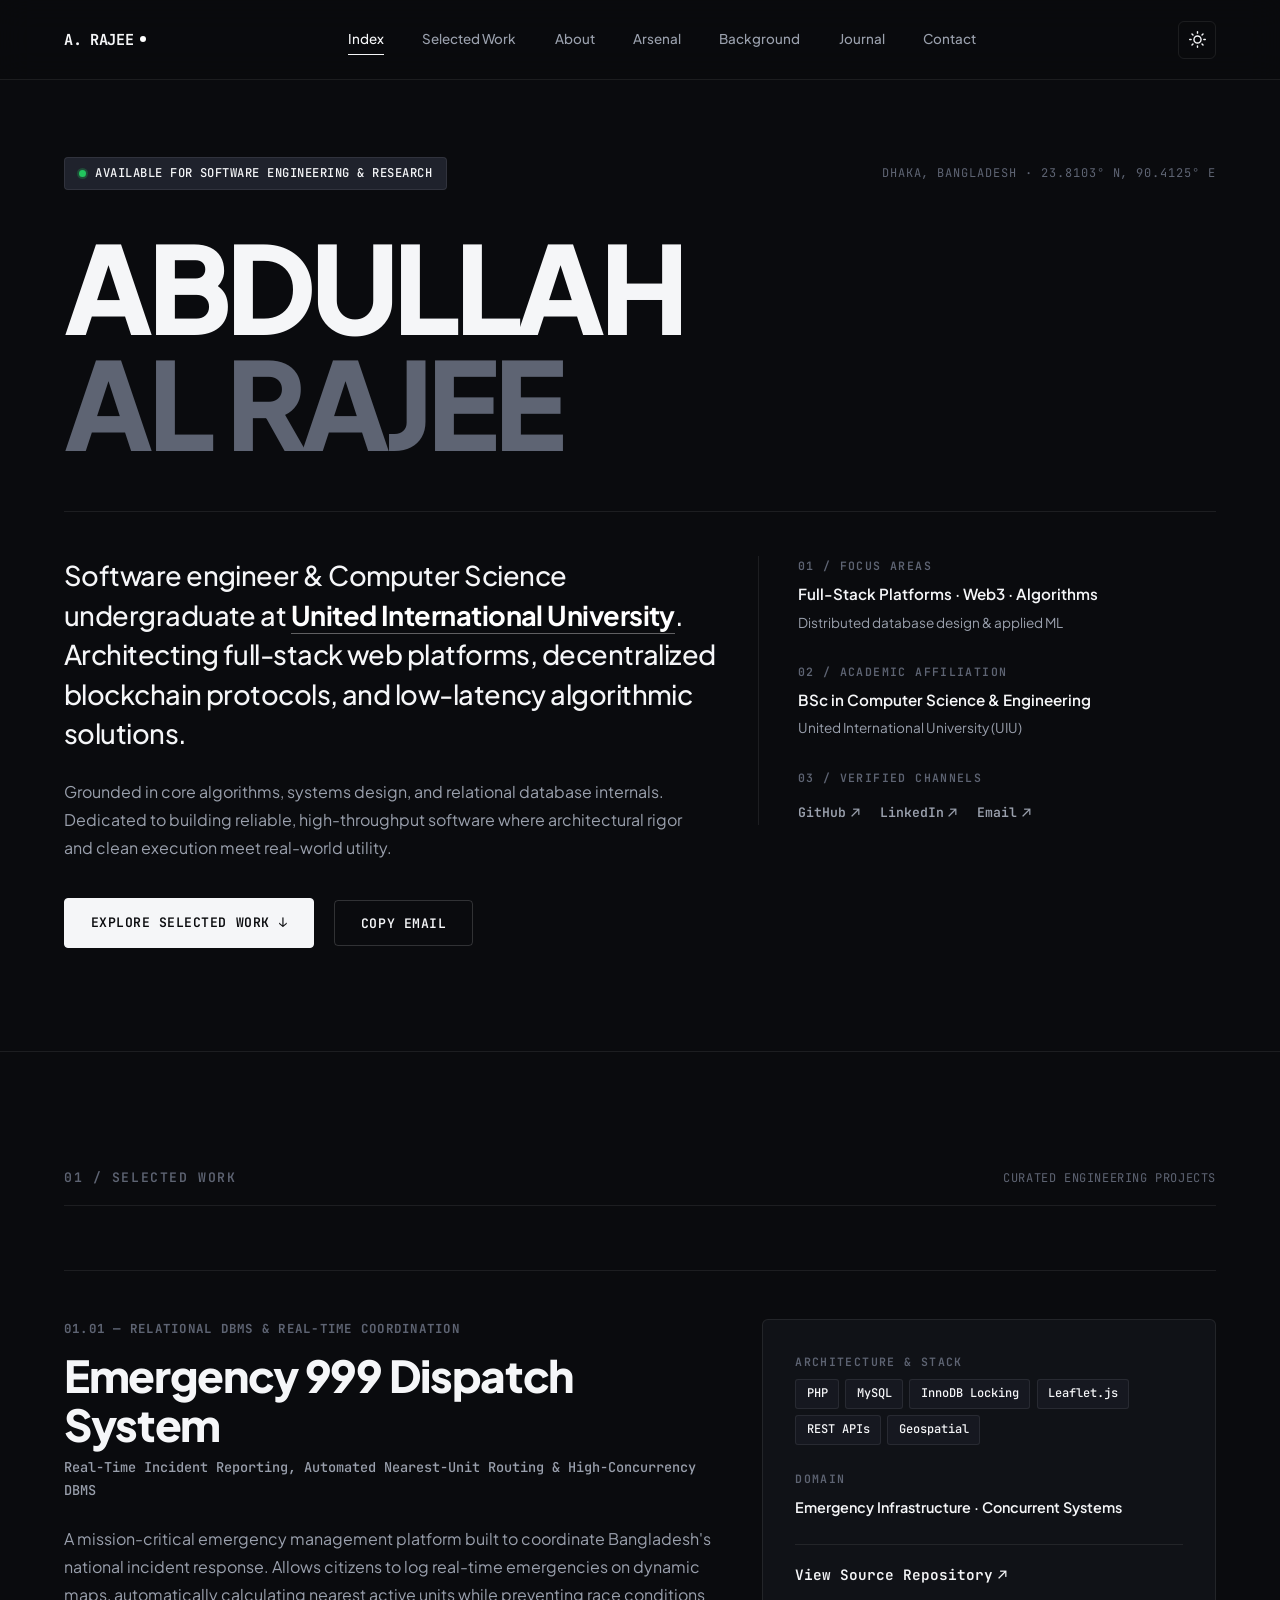
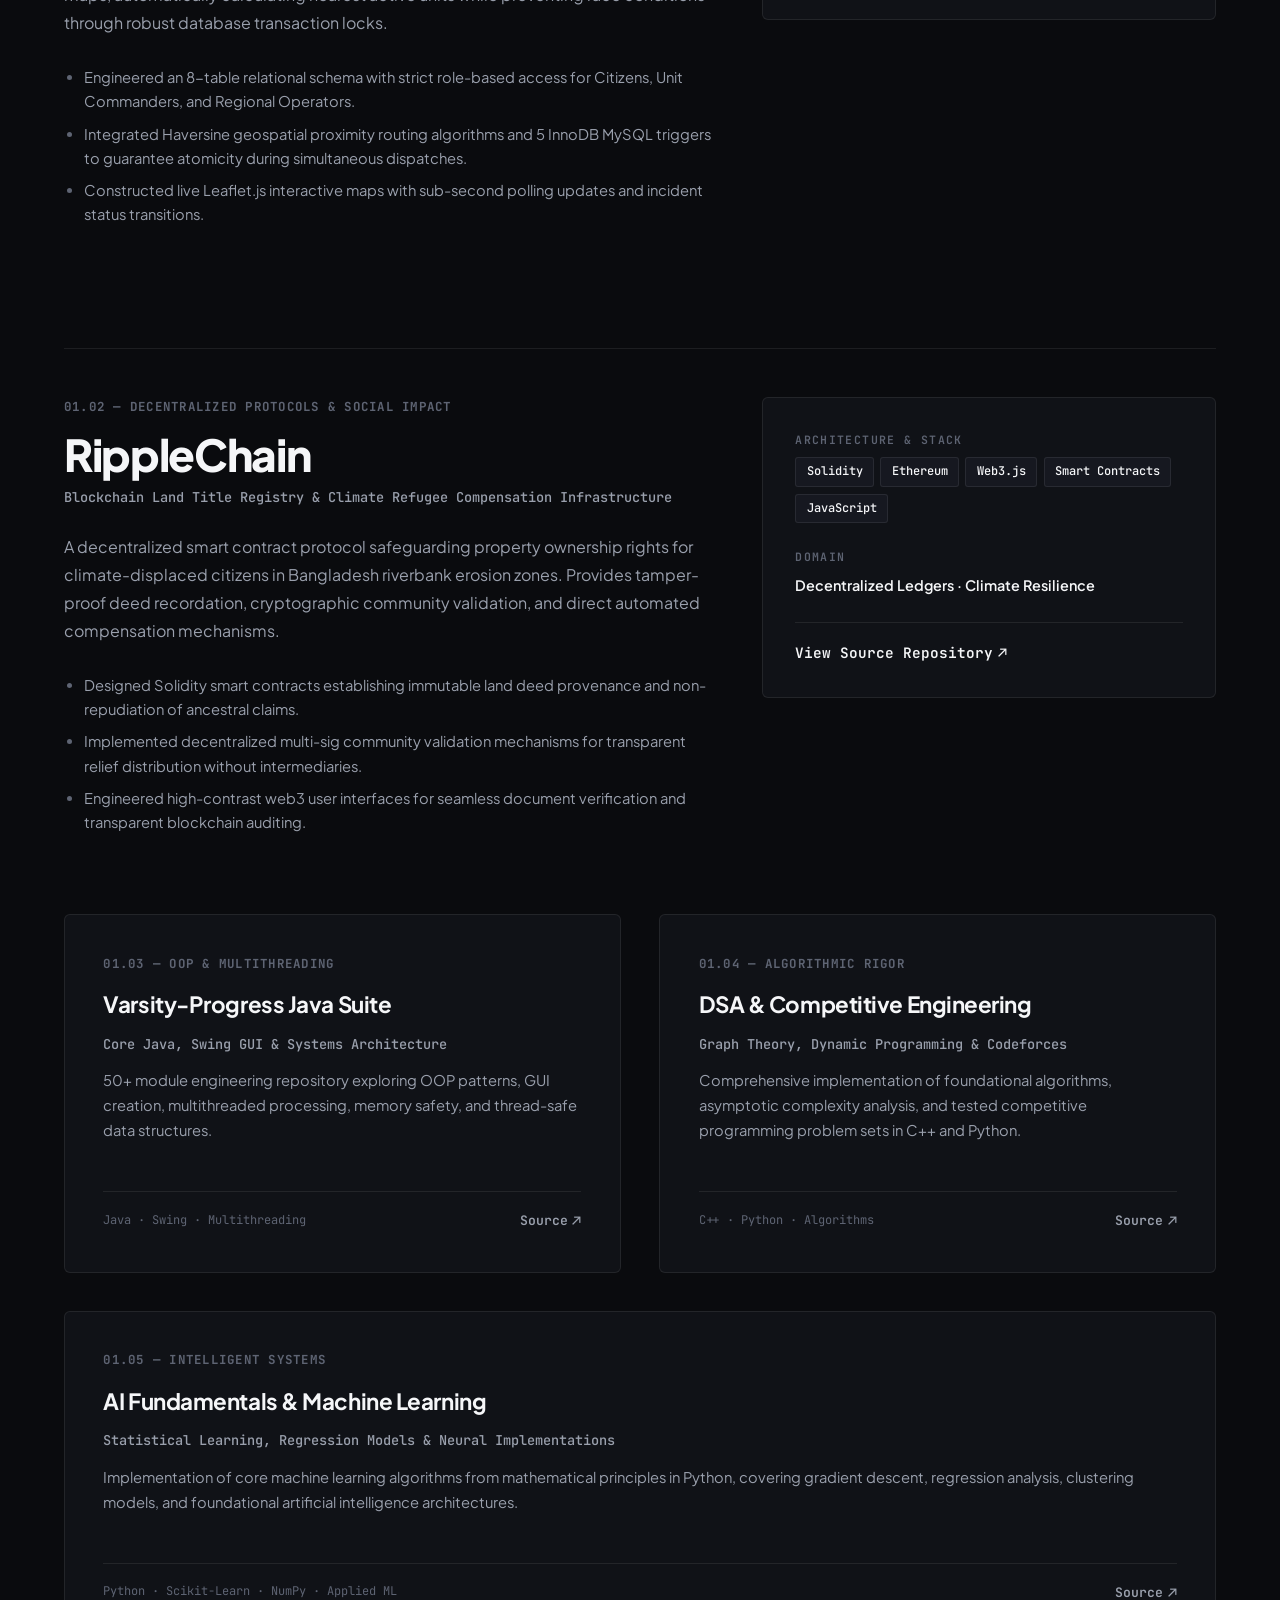
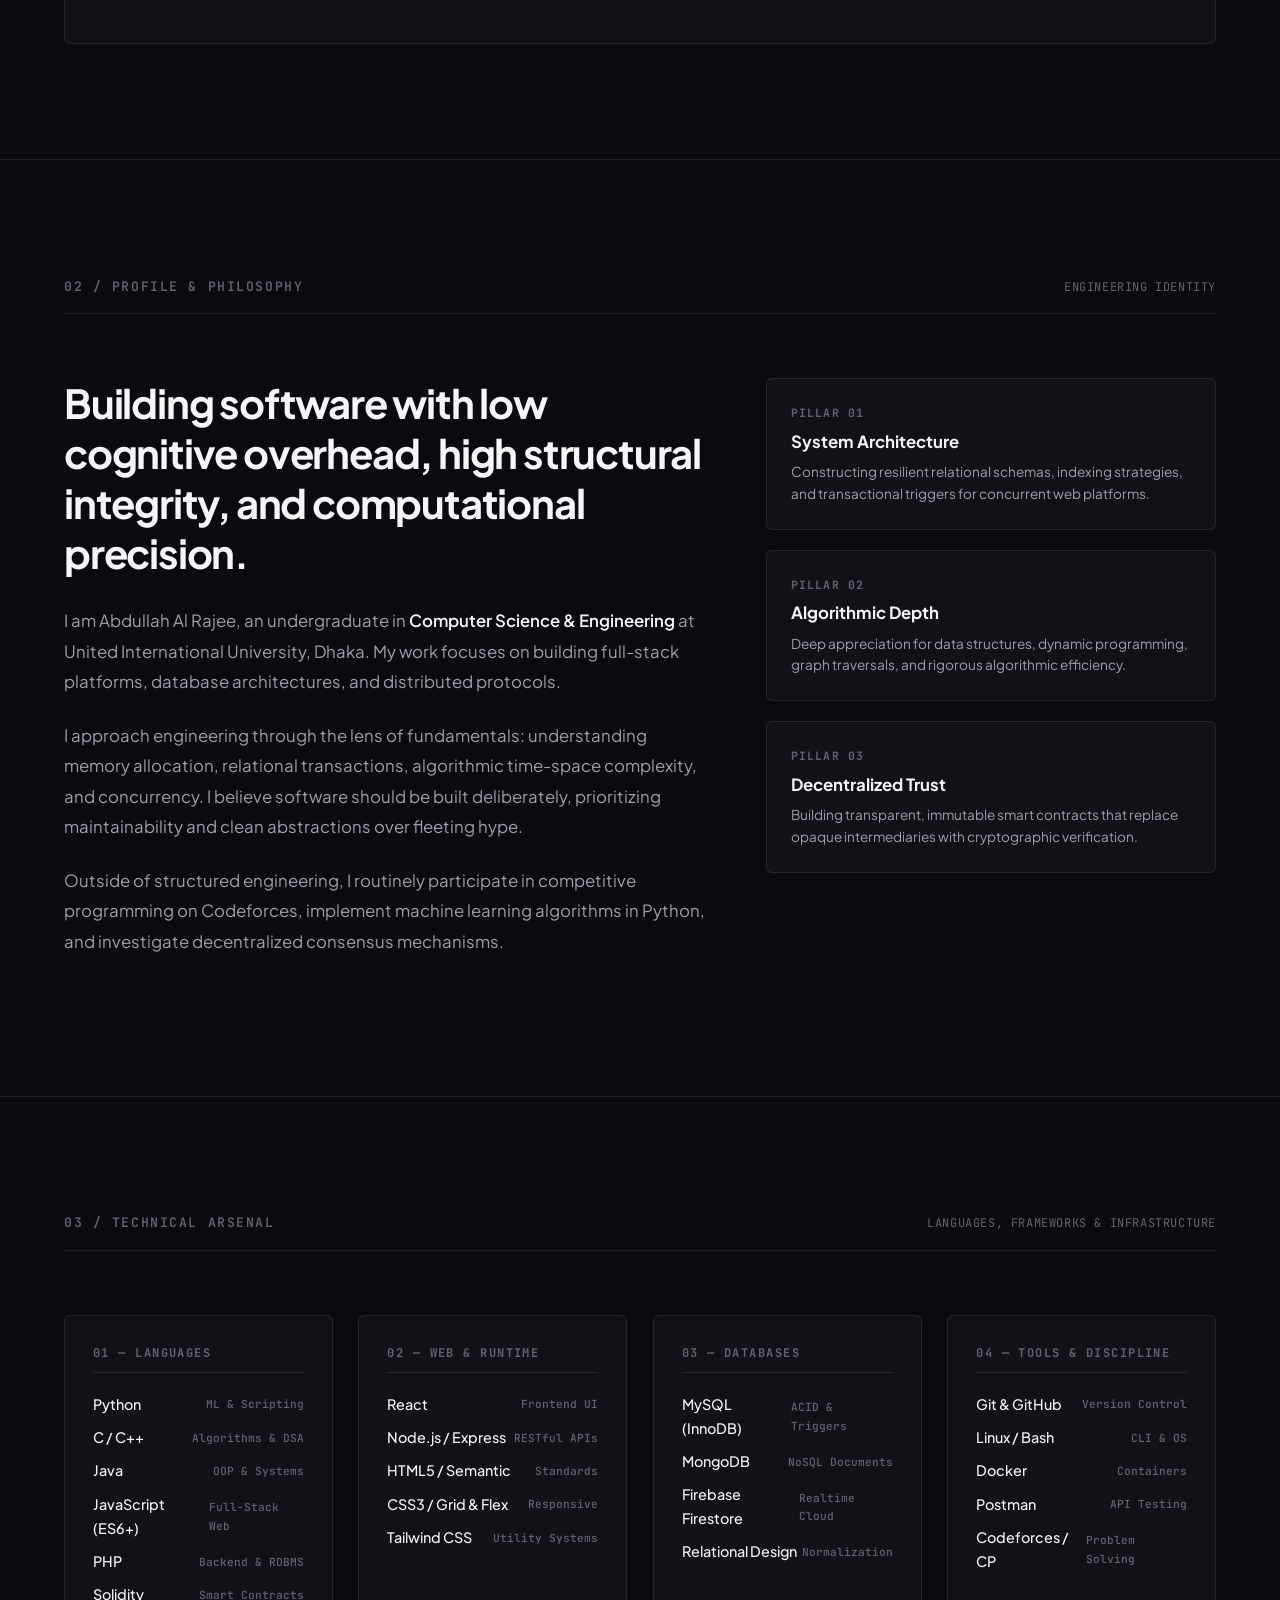
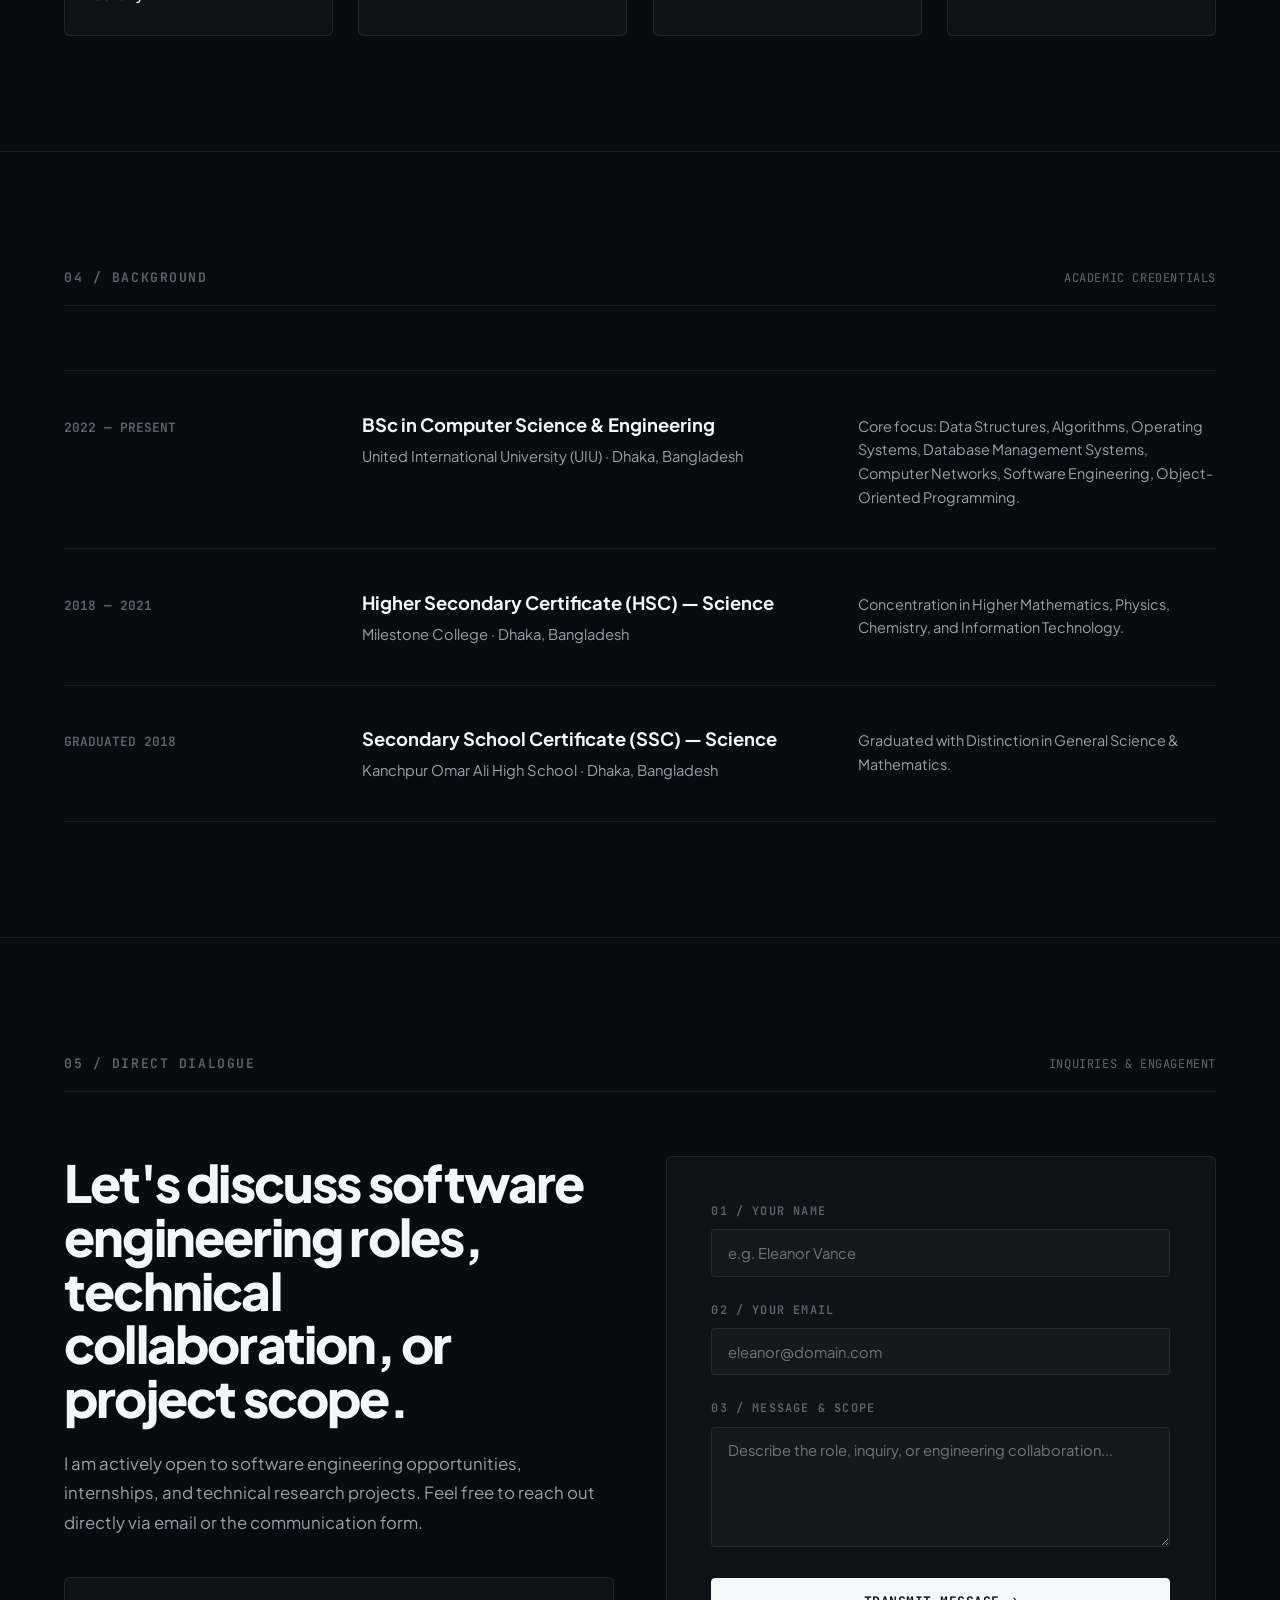
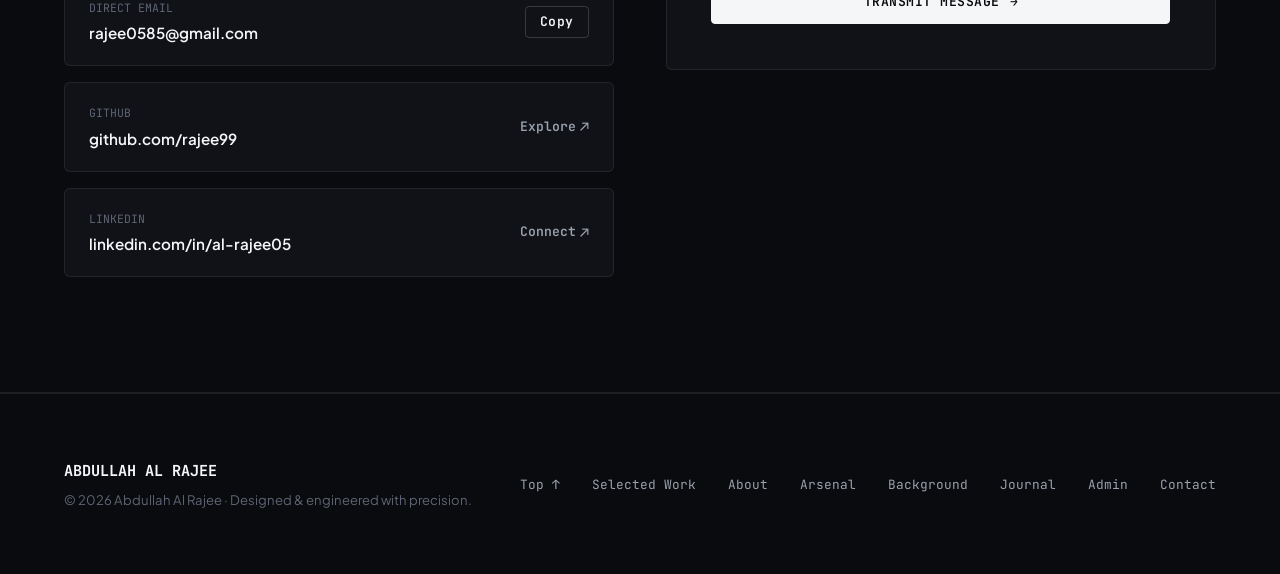
<file: index.html>
<!DOCTYPE html>
<html lang="en" data-theme="dark">
<head>
  <meta charset="UTF-8" />
  <meta name="viewport" content="width=device-width, initial-scale=1.0" />
  <title>Abdullah Al Rajee — Personal Digital Identity</title>
  <meta name="description" content="Personal digital identity of Abdullah Al Rajee — Software Engineer & CS undergraduate at United International University (UIU), Dhaka." />
  <meta property="og:title" content="Abdullah Al Rajee — Software Engineer" />
  <meta property="og:description" content="Software Engineer & CS undergraduate building full-stack platforms, blockchain protocols, and algorithmic systems." />
  <meta property="og:url" content="https://rajee99.github.io" />
  <meta name="theme-color" content="#0a0b0e" />
  <link rel="icon" href="data:image/svg+xml,<svg xmlns='http://www.w3.org/2000/svg' viewBox='0 0 100 100'><text y='.9em' font-size='90'>✦</text></svg>" />
  <link rel="preconnect" href="https://fonts.googleapis.com" />
  <link rel="preconnect" href="https://fonts.gstatic.com" crossorigin />
  <link href="https://fonts.googleapis.com/css2?family=Plus+Jakarta+Sans:ital,wght@0,400;0,500;0,600;0,700;0,800;1,400;1,600&family=JetBrains+Mono:wght@400;500;600;700&display=swap" rel="stylesheet" />
  <link rel="stylesheet" href="style.css" />
</head>
<body>

  <!-- ── 1. GLOBAL HEADER ────────────────────────────────────────────────── -->
  <header id="header">
    <div class="header-inner">
      <a href="#hero" class="brand-monogram">
        <span>A. RAJEE</span>
        <span class="brand-dot"></span>
      </a>

      <nav class="nav-links" id="nav-links" aria-label="Main Navigation">
        <a href="#hero" class="nav-link">Index</a>
        <a href="#works" class="nav-link">Selected Work</a>
        <a href="#about" class="nav-link">About</a>
        <a href="#arsenal" class="nav-link">Arsenal</a>
        <a href="#education" class="nav-link">Background</a>
        <a href="blog.html" class="nav-link">Journal</a>
        <a href="#contact" class="nav-link">Contact</a>
      </nav>

      <div class="header-actions">
        <button id="theme-toggle-btn" class="theme-toggle-button" aria-label="Toggle Light/Dark Theme" title="Toggle Display Mode">
          <svg id="sun-icon" viewBox="0 0 24 24" fill="none" stroke="currentColor" stroke-width="2" stroke-linecap="round" stroke-linejoin="round">
            <circle cx="12" cy="12" r="5"></circle>
            <line x1="12" y1="1" x2="12" y2="3"></line>
            <line x1="12" y1="21" x2="12" y2="23"></line>
            <line x1="4.22" y1="4.22" x2="5.64" y2="5.64"></line>
            <line x1="18.36" y1="18.36" x2="19.78" y2="19.78"></line>
            <line x1="1" y1="12" x2="3" y2="12"></line>
            <line x1="21" y1="12" x2="23" y2="12"></line>
            <line x1="4.22" y1="19.78" x2="5.64" y2="18.36"></line>
            <line x1="18.36" y1="5.64" x2="19.78" y2="4.22"></line>
          </svg>
          <svg id="moon-icon" style="display:none;" viewBox="0 0 24 24" fill="none" stroke="currentColor" stroke-width="2" stroke-linecap="round" stroke-linejoin="round">
            <path d="M21 12.79A9 9 0 1 1 11.21 3 7 7 0 0 0 21 12.79z"></path>
          </svg>
        </button>

        <button class="mobile-menu-trigger" id="mobile-menu-trigger" aria-label="Toggle Navigation Menu">
          <span></span><span></span><span></span>
        </button>
      </div>
    </div>
  </header>

  <!-- ── 2. HERO SECTION — HIGH IMPACT EDITORIAL ──────────────────────────── -->
  <section id="hero" class="editorial-section">
    <div class="site-wrapper">
      
      <!-- Top Eyebrow Meta -->
      <div class="hero-meta-header reveal-entry">
        <div class="availability-tag">
          <span class="live-pulse-dot"></span>
          <span>AVAILABLE FOR SOFTWARE ENGINEERING &amp; RESEARCH</span>
        </div>
        <div class="hero-coordinates">
          <span>DHAKA, BANGLADESH · 23.8103° N, 90.4125° E</span>
        </div>
      </div>

      <!-- Dominant Editorial Headline -->
      <h1 class="hero-name-headline reveal-entry" style="transition-delay: 0.08s;">
        <span class="name-row">ABDULLAH</span>
        <span class="name-row name-muted">AL RAJEE</span>
      </h1>

      <!-- 12-Column Hero Structure -->
      <div class="hero-editorial-grid reveal-entry" style="transition-delay: 0.15s;">
        
        <!-- Left: Core Positioning Narrative -->
        <div class="hero-positioning-block">
          <p class="positioning-statement">
            Software engineer &amp; Computer Science undergraduate at <strong>United International University</strong>. Architecting full-stack web platforms, decentralized blockchain protocols, and low-latency algorithmic solutions.
          </p>
          <p class="positioning-bio">
            Grounded in core algorithms, systems design, and relational database internals. Dedicated to building reliable, high-throughput software where architectural rigor and clean execution meet real-world utility.
          </p>
          <div class="hero-action-cluster">
            <a href="#works" class="btn-editorial btn-solid">
              <span>EXPLORE SELECTED WORK</span>
              <span>↓</span>
            </a>
            <button class="btn-editorial btn-outline" id="hero-quick-copy" data-copy="rajee0585@gmail.com">
              <span>COPY EMAIL</span>
            </button>
          </div>
        </div>

        <!-- Right: Technical Metadata & Understated Links -->
        <div class="hero-metadata-column">
          <div class="meta-item">
            <span class="meta-item-label">01 / Focus Areas</span>
            <span class="meta-item-value">Full-Stack Platforms · Web3 · Algorithms</span>
            <span class="meta-item-sub">Distributed database design &amp; applied ML</span>
          </div>

          <div class="meta-item">
            <span class="meta-item-label">02 / Academic Affiliation</span>
            <span class="meta-item-value">BSc in Computer Science &amp; Engineering</span>
            <span class="meta-item-sub">United International University (UIU)</span>
          </div>

          <div class="meta-item">
            <span class="meta-item-label">03 / Verified Channels</span>
            <div class="meta-links-row">
              <a href="https://github.com/rajee99" target="_blank" rel="noopener" class="editorial-text-link">
                <span>GitHub</span>
                <span class="arrow-glyph">↗</span>
              </a>
              <a href="https://linkedin.com/in/al-rajee05" target="_blank" rel="noopener" class="editorial-text-link">
                <span>LinkedIn</span>
                <span class="arrow-glyph">↗</span>
              </a>
              <a href="mailto:rajee0585@gmail.com" class="editorial-text-link">
                <span>Email</span>
                <span class="arrow-glyph">↗</span>
              </a>
            </div>
          </div>
        </div>

      </div>

    </div>
  </section>

  <!-- ── 3. SELECTED WORK — CURATED ART-DIRECTED CASE STUDIES ──────────────── -->
  <section id="works" class="editorial-section">
    <div class="site-wrapper">
      
      <div class="section-label-bar">
        <span class="section-index">01 / SELECTED WORK</span>
        <span class="section-caption">CURATED ENGINEERING PROJECTS</span>
      </div>

      <div class="works-container">

        <!-- FEATURED 01: EMERGENCY 999 -->
        <article class="project-feature reveal-entry" id="work-emergency">
          <div class="project-narrative-col">
            <span class="project-num-badge">01.01 — RELATIONAL DBMS &amp; REAL-TIME COORDINATION</span>
            <h2 class="project-headline-title">Emergency 999 Dispatch System</h2>
            <p class="project-editorial-category">Real-Time Incident Reporting, Automated Nearest-Unit Routing &amp; High-Concurrency DBMS</p>
            <p class="project-synopsis">
              A mission-critical emergency management platform built to coordinate Bangladesh's national incident response. Allows citizens to log real-time emergencies on dynamic maps, automatically calculating nearest active units while preventing race conditions through robust database transaction locks.
            </p>
            <ul class="project-architectural-points">
              <li>Engineered an 8-table relational schema with strict role-based access for Citizens, Unit Commanders, and Regional Operators.</li>
              <li>Integrated Haversine geospatial proximity routing algorithms and 5 InnoDB MySQL triggers to guarantee atomicity during simultaneous dispatches.</li>
              <li>Constructed live Leaflet.js interactive maps with sub-second polling updates and incident status transitions.</li>
            </ul>
          </div>

          <div class="project-metadata-col">
            <div class="tech-spec-group">
              <span class="tech-spec-label">Architecture &amp; Stack</span>
              <div class="tech-stack-pills">
                <span class="editorial-tech-tag">PHP</span>
                <span class="editorial-tech-tag">MySQL</span>
                <span class="editorial-tech-tag">InnoDB Locking</span>
                <span class="editorial-tech-tag">Leaflet.js</span>
                <span class="editorial-tech-tag">REST APIs</span>
                <span class="editorial-tech-tag">Geospatial</span>
              </div>
            </div>

            <div class="tech-spec-group">
              <span class="tech-spec-label">Domain</span>
              <span style="font-size:0.9rem; color:var(--text-primary); font-weight:600;">Emergency Infrastructure · Concurrent Systems</span>
            </div>

            <div class="project-external-action">
              <a href="https://github.com/rajee99/bettu999" target="_blank" rel="noopener" class="editorial-text-link" style="font-size:0.9rem; color:var(--text-primary);">
                <span>View Source Repository</span>
                <span class="arrow-glyph">↗</span>
              </a>
            </div>
          </div>
        </article>

        <!-- FEATURED 02: RIPPLECHAIN -->
        <article class="project-feature reveal-entry" id="work-ripplechain">
          <div class="project-narrative-col">
            <span class="project-num-badge">01.02 — DECENTRALIZED PROTOCOLS &amp; SOCIAL IMPACT</span>
            <h2 class="project-headline-title">RippleChain</h2>
            <p class="project-editorial-category">Blockchain Land Title Registry &amp; Climate Refugee Compensation Infrastructure</p>
            <p class="project-synopsis">
              A decentralized smart contract protocol safeguarding property ownership rights for climate-displaced citizens in Bangladesh riverbank erosion zones. Provides tamper-proof deed recordation, cryptographic community validation, and direct automated compensation mechanisms.
            </p>
            <ul class="project-architectural-points">
              <li>Designed Solidity smart contracts establishing immutable land deed provenance and non-repudiation of ancestral claims.</li>
              <li>Implemented decentralized multi-sig community validation mechanisms for transparent relief distribution without intermediaries.</li>
              <li>Engineered high-contrast web3 user interfaces for seamless document verification and transparent blockchain auditing.</li>
            </ul>
          </div>

          <div class="project-metadata-col">
            <div class="tech-spec-group">
              <span class="tech-spec-label">Architecture &amp; Stack</span>
              <div class="tech-stack-pills">
                <span class="editorial-tech-tag">Solidity</span>
                <span class="editorial-tech-tag">Ethereum</span>
                <span class="editorial-tech-tag">Web3.js</span>
                <span class="editorial-tech-tag">Smart Contracts</span>
                <span class="editorial-tech-tag">JavaScript</span>
              </div>
            </div>

            <div class="tech-spec-group">
              <span class="tech-spec-label">Domain</span>
              <span style="font-size:0.9rem; color:var(--text-primary); font-weight:600;">Decentralized Ledgers · Climate Resilience</span>
            </div>

            <div class="project-external-action">
              <a href="https://github.com/rajee99/ripplechain" target="_blank" rel="noopener" class="editorial-text-link" style="font-size:0.9rem; color:var(--text-primary);">
                <span>View Source Repository</span>
                <span class="arrow-glyph">↗</span>
              </a>
            </div>
          </div>
        </article>

      </div>

      <!-- SECONDARY COMPACT CURATED GRID -->
      <div class="compact-projects-grid">
        
        <!-- COMPACT 03: VARSITY-PROGRESS -->
        <div class="compact-project-card reveal-entry">
          <div class="compact-card-top">
            <span class="project-num-badge">01.03 — OOP &amp; MULTITHREADING</span>
            <h3 class="compact-title">Varsity-Progress Java Suite</h3>
            <span class="project-editorial-category">Core Java, Swing GUI &amp; Systems Architecture</span>
            <p class="compact-desc">
              50+ module engineering repository exploring OOP patterns, GUI creation, multithreaded processing, memory safety, and thread-safe data structures.
            </p>
          </div>
          <div style="display:flex; justify-content:space-between; align-items:center; border-top:1px solid var(--border-hairline); padding-top:1rem; margin-top:1.5rem;">
            <span style="font-family:var(--font-mono); font-size:0.75rem; color:var(--text-muted);">Java · Swing · Multithreading</span>
            <a href="https://github.com/rajee99/Varsity-Progress" target="_blank" rel="noopener" class="editorial-text-link">
              <span>Source</span> <span class="arrow-glyph">↗</span>
            </a>
          </div>
        </div>

        <!-- COMPACT 04: DSA REPOSITORY -->
        <div class="compact-project-card reveal-entry" style="transition-delay:0.08s;">
          <div class="compact-card-top">
            <span class="project-num-badge">01.04 — ALGORITHMIC RIGOR</span>
            <h3 class="compact-title">DSA &amp; Competitive Engineering</h3>
            <span class="project-editorial-category">Graph Theory, Dynamic Programming &amp; Codeforces</span>
            <p class="compact-desc">
              Comprehensive implementation of foundational algorithms, asymptotic complexity analysis, and tested competitive programming problem sets in C++ and Python.
            </p>
          </div>
          <div style="display:flex; justify-content:space-between; align-items:center; border-top:1px solid var(--border-hairline); padding-top:1rem; margin-top:1.5rem;">
            <span style="font-family:var(--font-mono); font-size:0.75rem; color:var(--text-muted);">C++ · Python · Algorithms</span>
            <a href="https://github.com/rajee99/DSA" target="_blank" rel="noopener" class="editorial-text-link">
              <span>Source</span> <span class="arrow-glyph">↗</span>
            </a>
          </div>
        </div>

        <!-- COMPACT 05: AI FUNDAMENTALS -->
        <div class="compact-project-card reveal-entry" style="grid-column: 1 / -1;">
          <div class="compact-card-top">
            <span class="project-num-badge">01.05 — INTELLIGENT SYSTEMS</span>
            <h3 class="compact-title">AI Fundamentals &amp; Machine Learning</h3>
            <span class="project-editorial-category">Statistical Learning, Regression Models &amp; Neural Implementations</span>
            <p class="compact-desc">
              Implementation of core machine learning algorithms from mathematical principles in Python, covering gradient descent, regression analysis, clustering models, and foundational artificial intelligence architectures.
            </p>
          </div>
          <div style="display:flex; justify-content:space-between; align-items:center; border-top:1px solid var(--border-hairline); padding-top:1rem; margin-top:1.5rem;">
            <span style="font-family:var(--font-mono); font-size:0.75rem; color:var(--text-muted);">Python · Scikit-Learn · NumPy · Applied ML</span>
            <a href="https://github.com/rajee99/AI_Fundamentals" target="_blank" rel="noopener" class="editorial-text-link">
              <span>Source</span> <span class="arrow-glyph">↗</span>
            </a>
          </div>
        </div>

      </div>

    </div>
  </section>

  <!-- ── 4. ABOUT & ENGINEERING PHILOSOPHY ─────────────────────────────────── -->
  <section id="about" class="editorial-section">
    <div class="site-wrapper">
      
      <div class="section-label-bar">
        <span class="section-index">02 / PROFILE &amp; PHILOSOPHY</span>
        <span class="section-caption">ENGINEERING IDENTITY</span>
      </div>

      <div class="about-split-layout">
        
        <!-- Left: Narrative Text -->
        <div class="about-narrative-panel reveal-entry">
          <h2 class="about-headline">
            Building software with low cognitive overhead, high structural integrity, and computational precision.
          </h2>
          <p class="about-paragraph">
            I am Abdullah Al Rajee, an undergraduate in <strong>Computer Science &amp; Engineering</strong> at United International University, Dhaka. My work focuses on building full-stack platforms, database architectures, and distributed protocols.
          </p>
          <p class="about-paragraph">
            I approach engineering through the lens of fundamentals: understanding memory allocation, relational transactions, algorithmic time-space complexity, and concurrency. I believe software should be built deliberately, prioritizing maintainability and clean abstractions over fleeting hype.
          </p>
          <p class="about-paragraph">
            Outside of structured engineering, I routinely participate in competitive programming on Codeforces, implement machine learning algorithms in Python, and investigate decentralized consensus mechanisms.
          </p>
        </div>

        <!-- Right: Technical Pillars -->
        <div class="about-technical-pillars reveal-entry" style="transition-delay: 0.1s;">
          <div class="technical-pillar-card">
            <span class="pillar-index">PILLAR 01</span>
            <h3 class="pillar-name">System Architecture</h3>
            <p class="pillar-detail">Constructing resilient relational schemas, indexing strategies, and transactional triggers for concurrent web platforms.</p>
          </div>

          <div class="technical-pillar-card">
            <span class="pillar-index">PILLAR 02</span>
            <h3 class="pillar-name">Algorithmic Depth</h3>
            <p class="pillar-detail">Deep appreciation for data structures, dynamic programming, graph traversals, and rigorous algorithmic efficiency.</p>
          </div>

          <div class="technical-pillar-card">
            <span class="pillar-index">PILLAR 03</span>
            <h3 class="pillar-name">Decentralized Trust</h3>
            <p class="pillar-detail">Building transparent, immutable smart contracts that replace opaque intermediaries with cryptographic verification.</p>
          </div>
        </div>

      </div>

    </div>
  </section>

  <!-- ── 5. TECHNICAL ARSENAL — CLASSIFIED MATRIX ─────────────────────────── -->
  <section id="arsenal" class="editorial-section">
    <div class="site-wrapper">
      
      <div class="section-label-bar">
        <span class="section-index">03 / TECHNICAL ARSENAL</span>
        <span class="section-caption">LANGUAGES, FRAMEWORKS &amp; INFRASTRUCTURE</span>
      </div>

      <div class="arsenal-matrix-grid reveal-entry">
        
        <!-- Cell 01: Languages -->
        <div class="arsenal-category-cell">
          <span class="category-cell-header">01 — LANGUAGES</span>
          <div class="arsenal-item-list">
            <div class="arsenal-item-row"><span>Python</span> <span class="tag-context">ML &amp; Scripting</span></div>
            <div class="arsenal-item-row"><span>C / C++</span> <span class="tag-context">Algorithms &amp; DSA</span></div>
            <div class="arsenal-item-row"><span>Java</span> <span class="tag-context">OOP &amp; Systems</span></div>
            <div class="arsenal-item-row"><span>JavaScript (ES6+)</span> <span class="tag-context">Full-Stack Web</span></div>
            <div class="arsenal-item-row"><span>PHP</span> <span class="tag-context">Backend &amp; RDBMS</span></div>
            <div class="arsenal-item-row"><span>Solidity</span> <span class="tag-context">Smart Contracts</span></div>
          </div>
        </div>

        <!-- Cell 02: Web & Backend -->
        <div class="arsenal-category-cell">
          <span class="category-cell-header">02 — WEB &amp; RUNTIME</span>
          <div class="arsenal-item-list">
            <div class="arsenal-item-row"><span>React</span> <span class="tag-context">Frontend UI</span></div>
            <div class="arsenal-item-row"><span>Node.js / Express</span> <span class="tag-context">RESTful APIs</span></div>
            <div class="arsenal-item-row"><span>HTML5 / Semantic</span> <span class="tag-context">Standards</span></div>
            <div class="arsenal-item-row"><span>CSS3 / Grid &amp; Flex</span> <span class="tag-context">Responsive</span></div>
            <div class="arsenal-item-row"><span>Tailwind CSS</span> <span class="tag-context">Utility Systems</span></div>
          </div>
        </div>

        <!-- Cell 03: Databases & Storage -->
        <div class="arsenal-category-cell">
          <span class="category-cell-header">03 — DATABASES</span>
          <div class="arsenal-item-list">
            <div class="arsenal-item-row"><span>MySQL (InnoDB)</span> <span class="tag-context">ACID &amp; Triggers</span></div>
            <div class="arsenal-item-row"><span>MongoDB</span> <span class="tag-context">NoSQL Documents</span></div>
            <div class="arsenal-item-row"><span>Firebase Firestore</span> <span class="tag-context">Realtime Cloud</span></div>
            <div class="arsenal-item-row"><span>Relational Design</span> <span class="tag-context">Normalization</span></div>
          </div>
        </div>

        <!-- Cell 04: Tooling & Disciplines -->
        <div class="arsenal-category-cell">
          <span class="category-cell-header">04 — TOOLS &amp; DISCIPLINE</span>
          <div class="arsenal-item-list">
            <div class="arsenal-item-row"><span>Git &amp; GitHub</span> <span class="tag-context">Version Control</span></div>
            <div class="arsenal-item-row"><span>Linux / Bash</span> <span class="tag-context">CLI &amp; OS</span></div>
            <div class="arsenal-item-row"><span>Docker</span> <span class="tag-context">Containers</span></div>
            <div class="arsenal-item-row"><span>Postman</span> <span class="tag-context">API Testing</span></div>
            <div class="arsenal-item-row"><span>Codeforces / CP</span> <span class="tag-context">Problem Solving</span></div>
          </div>
        </div>

      </div>

    </div>
  </section>

  <!-- ── 6. EDUCATION & CREDENTIALS RECORD ─────────────────────────────────── -->
  <section id="education" class="editorial-section">
    <div class="site-wrapper">
      
      <div class="section-label-bar">
        <span class="section-index">04 / BACKGROUND</span>
        <span class="section-caption">ACADEMIC CREDENTIALS</span>
      </div>

      <div class="education-record-list reveal-entry">
        
        <div class="education-row">
          <div class="education-period-cell">2022 — PRESENT</div>
          <div class="education-degree-cell">
            <h3 class="degree-title">BSc in Computer Science &amp; Engineering</h3>
            <p class="institution-name">United International University (UIU) · Dhaka, Bangladesh</p>
          </div>
          <div class="education-summary-cell">
            Core focus: Data Structures, Algorithms, Operating Systems, Database Management Systems, Computer Networks, Software Engineering, Object-Oriented Programming.
          </div>
        </div>

        <div class="education-row">
          <div class="education-period-cell">2018 — 2021</div>
          <div class="education-degree-cell">
            <h3 class="degree-title">Higher Secondary Certificate (HSC) — Science</h3>
            <p class="institution-name">Milestone College · Dhaka, Bangladesh</p>
          </div>
          <div class="education-summary-cell">
            Concentration in Higher Mathematics, Physics, Chemistry, and Information Technology.
          </div>
        </div>

        <div class="education-row">
          <div class="education-period-cell">GRADUATED 2018</div>
          <div class="education-degree-cell">
            <h3 class="degree-title">Secondary School Certificate (SSC) — Science</h3>
            <p class="institution-name">Kanchpur Omar Ali High School · Dhaka, Bangladesh</p>
          </div>
          <div class="education-summary-cell">
            Graduated with Distinction in General Science &amp; Mathematics.
          </div>
        </div>

      </div>

    </div>
  </section>

  <!-- ── 7. CONTACT & DIRECT DIALOGUE ─────────────────────────────────────── -->
  <section id="contact" class="editorial-section">
    <div class="site-wrapper">
      
      <div class="section-label-bar">
        <span class="section-index">05 / DIRECT DIALOGUE</span>
        <span class="section-caption">INQUIRIES &amp; ENGAGEMENT</span>
      </div>

      <div class="contact-editorial-grid">
        
        <!-- Left: Inquiries Text & Direct Cards -->
        <div class="contact-left-col reveal-entry">
          <h2 class="contact-headline">
            Let's discuss software engineering roles, technical collaboration, or project scope.
          </h2>
          <p class="contact-description">
            I am actively open to software engineering opportunities, internships, and technical research projects. Feel free to reach out directly via email or the communication form.
          </p>

          <div class="direct-channel-list">
            <div class="channel-card">
              <div>
                <div class="channel-label">Direct Email</div>
                <div class="channel-value">rajee0585@gmail.com</div>
              </div>
              <button class="btn-editorial btn-outline" style="padding:0.4rem 0.9rem;" data-copy="rajee0585@gmail.com">Copy</button>
            </div>

            <div class="channel-card">
              <div>
                <div class="channel-label">GitHub</div>
                <div class="channel-value">github.com/rajee99</div>
              </div>
              <a href="https://github.com/rajee99" target="_blank" rel="noopener" class="editorial-text-link">
                <span>Explore</span> <span class="arrow-glyph">↗</span>
              </a>
            </div>

            <div class="channel-card">
              <div>
                <div class="channel-label">LinkedIn</div>
                <div class="channel-value">linkedin.com/in/al-rajee05</div>
              </div>
              <a href="https://linkedin.com/in/al-rajee05" target="_blank" rel="noopener" class="editorial-text-link">
                <span>Connect</span> <span class="arrow-glyph">↗</span>
              </a>
            </div>
          </div>
        </div>

        <!-- Right: Communication Form -->
        <div class="contact-form-col reveal-entry" style="transition-delay: 0.1s;">
          <form id="editorial-contact-form">
            <div class="form-field-group">
              <label for="contact-name">01 / Your Name</label>
              <input type="text" id="contact-name" name="name" class="editorial-input" placeholder="e.g. Eleanor Vance" required />
            </div>

            <div class="form-field-group">
              <label for="contact-email">02 / Your Email</label>
              <input type="email" id="contact-email" name="email" class="editorial-input" placeholder="eleanor@domain.com" required />
            </div>

            <div class="form-field-group">
              <label for="contact-msg">03 / Message &amp; Scope</label>
              <textarea id="contact-msg" name="message" class="editorial-input" placeholder="Describe the role, inquiry, or engineering collaboration..." required></textarea>
            </div>

            <div id="contact-status" class="form-status-message"></div>

            <button type="submit" id="contact-submit-btn" class="btn-editorial btn-solid" style="width:100%;">
              <span>TRANSMIT MESSAGE</span>
              <span>→</span>
            </button>
          </form>
        </div>

      </div>

    </div>
  </section>

  <!-- ── 8. GLOBAL FOOTER ────────────────────────────────────────────────── -->
  <footer id="footer">
    <div class="site-wrapper">
      <div class="footer-inner-grid">
        <div class="footer-brand-lockup">
          <span class="footer-logo-title">ABDULLAH AL RAJEE</span>
          <p class="footer-copy-text">&copy; <span id="current-year">2026</span> Abdullah Al Rajee · Designed &amp; engineered with precision.</p>
        </div>

        <nav class="footer-links-cluster" aria-label="Footer Navigation">
          <a href="#hero" class="footer-link-item">Top ↑</a>
          <a href="#works" class="footer-link-item">Selected Work</a>
          <a href="#about" class="footer-link-item">About</a>
          <a href="#arsenal" class="footer-link-item">Arsenal</a>
          <a href="#education" class="footer-link-item">Background</a>
          <a href="blog.html" class="footer-link-item">Journal</a>
          <a href="admin.html" class="footer-link-item">Admin</a>
          <a href="#contact" class="footer-link-item">Contact</a>
        </nav>
      </div>
    </div>
  </footer>

  <!-- ── 9. TOAST NOTIFICATION ───────────────────────────────────────────── -->
  <div id="toast-notification">Email copied to clipboard ✓</div>

  <!-- ── 10. JAVASCRIPT ENGINE ───────────────────────────────────────────── -->
  <script src="script.js"></script>
</body>
</html>
</file>
<file: style.css>
/* ==========================================================================
   ABDULLAH AL RAJEE — PERSONAL DIGITAL IDENTITY
   Art-Directed Editorial Architecture · Minimalist · High-Contrast
   ========================================================================== */

/* ── 1. RESET & CORE VARIABLES ─────────────────────────────────────────── */
*, *::before, *::after {
  box-sizing: border-box;
  margin: 0;
  padding: 0;
}

html {
  scroll-behavior: smooth;
  scroll-padding-top: 90px;
  font-size: 16px;
}

:root {
  /* Editorial Palette: Deep Charcoal / Near Black Foundation */
  --bg-main: #0a0b0e;
  --bg-surface: #101217;
  --bg-surface-elevated: #161820;
  --bg-subtle: #1c1e27;
  
  --text-primary: #f5f6f8;
  --text-secondary: #9aa0ad;
  --text-muted: #5e6473;
  --text-inverted: #0a0b0e;
  
  --border-hairline: rgba(255, 255, 255, 0.08);
  --border-medium: rgba(255, 255, 255, 0.16);
  --border-strong: rgba(255, 255, 255, 0.35);
  
  --accent-white: #ffffff;
  --accent-badge: #1f222c;
  
  /* Typography Scale */
  --font-display: 'Plus Jakarta Sans', -apple-system, BlinkMacSystemFont, 'Segoe UI', sans-serif;
  --font-body: 'Plus Jakarta Sans', -apple-system, BlinkMacSystemFont, 'Segoe UI', sans-serif;
  --font-mono: 'JetBrains Mono', monospace;
  
  /* Layout Dimensions */
  --site-max-w: 1380px;
  --site-pad: clamp(1.5rem, 5vw, 4rem);
  --header-h: 80px;
  
  /* Transitions */
  --ease-editorial: cubic-bezier(0.16, 1, 0.3, 1);
  --duration-fast: 0.2s;
  --duration-medium: 0.4s;
}

/* Light Mode Toggle (Pristine Editorial Paper Theme) */
[data-theme="light"] {
  --bg-main: #fbfbfb;
  --bg-surface: #f3f3f5;
  --bg-surface-elevated: #e8e9ec;
  --bg-subtle: #dedfe4;
  
  --text-primary: #0a0b0e;
  --text-secondary: #525663;
  --text-muted: #8c919f;
  --text-inverted: #fbfbfb;
  
  --border-hairline: rgba(0, 0, 0, 0.08);
  --border-medium: rgba(0, 0, 0, 0.16);
  --border-strong: rgba(0, 0, 0, 0.4);
  
  --accent-white: #0a0b0e;
  --accent-badge: #e6e7eb;
}

body {
  font-family: var(--font-body);
  background-color: var(--bg-main);
  color: var(--text-primary);
  line-height: 1.65;
  overflow-x: hidden;
  -webkit-font-smoothing: antialiased;
  -moz-osx-font-smoothing: grayscale;
  transition: background-color var(--duration-medium) var(--ease-editorial), color var(--duration-medium) var(--ease-editorial);
}

img { display: block; max-width: 100%; }
a { color: inherit; text-decoration: none; }
ul { list-style: none; }
button, input, textarea { font-family: inherit; }

/* ── 2. EDITORIAL GRID & SPACING HELPERS ────────────────────────────────── */
.site-wrapper {
  max-width: var(--site-max-w);
  margin: 0 auto;
  padding: 0 var(--site-pad);
}

.editorial-section {
  padding: clamp(4.5rem, 9vw, 8rem) 0;
  border-bottom: 1px solid var(--border-hairline);
  position: relative;
}

.section-label-bar {
  display: flex;
  align-items: baseline;
  justify-content: space-between;
  border-bottom: 1px solid var(--border-hairline);
  padding-bottom: 1rem;
  margin-bottom: clamp(2.5rem, 5vw, 4rem);
}

.section-index {
  font-family: var(--font-mono);
  font-size: 0.82rem;
  font-weight: 600;
  letter-spacing: 0.12em;
  color: var(--text-muted);
  text-transform: uppercase;
}

.section-caption {
  font-family: var(--font-mono);
  font-size: 0.75rem;
  color: var(--text-muted);
  letter-spacing: 0.05em;
  text-transform: uppercase;
}

/* ── 3. HEADER & NAVIGATION ────────────────────────────────────────────── */
#header {
  position: fixed;
  top: 0;
  left: 0;
  right: 0;
  height: var(--header-h);
  background-color: rgba(10, 11, 14, 0.85);
  backdrop-filter: blur(16px);
  -webkit-backdrop-filter: blur(16px);
  border-bottom: 1px solid var(--border-hairline);
  z-index: 1000;
  transition: background-color var(--duration-medium) var(--ease-editorial), border-color var(--duration-medium) var(--ease-editorial);
}

[data-theme="light"] #header {
  background-color: rgba(251, 251, 251, 0.85);
}

.header-inner {
  display: flex;
  align-items: center;
  justify-content: space-between;
  height: 100%;
  max-width: var(--site-max-w);
  margin: 0 auto;
  padding: 0 var(--site-pad);
}

.brand-monogram {
  font-family: var(--font-mono);
  font-size: 0.95rem;
  font-weight: 700;
  letter-spacing: -0.02em;
  color: var(--text-primary);
  display: flex;
  align-items: center;
  gap: 0.4rem;
}

.brand-dot {
  width: 6px;
  height: 6px;
  background-color: var(--accent-white);
  border-radius: 50%;
}

.nav-links {
  display: flex;
  align-items: center;
  gap: clamp(1.5rem, 3vw, 2.5rem);
}

.nav-link {
  font-size: 0.84rem;
  font-weight: 500;
  color: var(--text-secondary);
  transition: color var(--duration-fast) ease;
  position: relative;
  padding: 0.25rem 0;
}

.nav-link:hover,
.nav-link.active {
  color: var(--text-primary);
}

.nav-link::after {
  content: '';
  position: absolute;
  bottom: 0;
  left: 0;
  width: 0;
  height: 1px;
  background-color: var(--text-primary);
  transition: width var(--duration-medium) var(--ease-editorial);
}

.nav-link:hover::after,
.nav-link.active::after {
  width: 100%;
}

.header-actions {
  display: flex;
  align-items: center;
  gap: 1rem;
}

.theme-toggle-button {
  background: transparent;
  border: 1px solid var(--border-hairline);
  color: var(--text-primary);
  width: 38px;
  height: 38px;
  border-radius: 6px;
  display: flex;
  align-items: center;
  justify-content: center;
  cursor: pointer;
  transition: border-color var(--duration-fast) ease, background-color var(--duration-fast) ease;
}

.theme-toggle-button:hover {
  border-color: var(--border-strong);
  background-color: var(--bg-surface);
}

.theme-toggle-button svg {
  width: 17px;
  height: 17px;
}

.mobile-menu-trigger {
  display: none;
  background: transparent;
  border: none;
  cursor: pointer;
  padding: 6px;
  flex-direction: column;
  gap: 5px;
}

.mobile-menu-trigger span {
  display: block;
  width: 22px;
  height: 2px;
  background-color: var(--text-primary);
  transition: transform var(--duration-fast) ease, opacity var(--duration-fast) ease;
}

.mobile-menu-trigger.open span:nth-child(1) { transform: translateY(7px) rotate(45deg); }
.mobile-menu-trigger.open span:nth-child(2) { opacity: 0; }
.mobile-menu-trigger.open span:nth-child(3) { transform: translateY(-7px) rotate(-45deg); }

/* ── 4. HERO SECTION — ARCHITECTURAL EDITORIAL COMPOSITION ─────────────── */
#hero {
  padding-top: calc(var(--header-h) + clamp(3rem, 6vw, 5.5rem));
  padding-bottom: clamp(4rem, 8vw, 6.5rem);
  border-bottom: 1px solid var(--border-hairline);
}

.hero-meta-header {
  display: flex;
  align-items: center;
  justify-content: space-between;
  flex-wrap: wrap;
  gap: 1rem;
  margin-bottom: clamp(1.5rem, 3vw, 2.5rem);
}

.availability-tag {
  display: inline-flex;
  align-items: center;
  gap: 0.6rem;
  font-family: var(--font-mono);
  font-size: 0.76rem;
  font-weight: 500;
  color: var(--text-primary);
  background-color: var(--accent-badge);
  border: 1px solid var(--border-hairline);
  padding: 0.35rem 0.85rem;
  border-radius: 4px;
  letter-spacing: 0.04em;
}

.live-pulse-dot {
  width: 7px;
  height: 7px;
  background-color: #22c55e;
  border-radius: 50%;
  box-shadow: 0 0 0 2px rgba(34, 197, 94, 0.25);
  animation: pulse-ring 2.2s infinite;
}

@keyframes pulse-ring {
  0%, 100% { transform: scale(1); opacity: 1; }
  50% { transform: scale(0.8); opacity: 0.5; }
}

.hero-coordinates {
  font-family: var(--font-mono);
  font-size: 0.75rem;
  color: var(--text-muted);
  letter-spacing: 0.08em;
}

/* Massive Dominant Typographic Statement */
.hero-name-headline {
  font-family: var(--font-display);
  font-size: clamp(3rem, 9.5vw, 7.8rem);
  font-weight: 800;
  letter-spacing: -0.045em;
  line-height: 0.95;
  color: var(--text-primary);
  text-transform: uppercase;
  margin-bottom: clamp(2rem, 4vw, 3.5rem);
}

.hero-name-headline .name-row {
  display: block;
}

.hero-name-headline .name-muted {
  color: var(--text-muted);
  transition: color var(--duration-medium) ease;
}

.hero-name-headline:hover .name-muted {
  color: var(--text-primary);
}

/* Editorial 12-Column Hero Structure */
.hero-editorial-grid {
  display: grid;
  grid-template-columns: repeat(12, 1fr);
  gap: clamp(1.5rem, 3vw, 3rem);
  align-items: start;
  border-top: 1px solid var(--border-hairline);
  padding-top: clamp(2rem, 3.5vw, 3rem);
}

.hero-positioning-block {
  grid-column: 1 / span 7;
}

.positioning-statement {
  font-size: clamp(1.2rem, 2.3vw, 1.7rem);
  font-weight: 500;
  line-height: 1.45;
  letter-spacing: -0.02em;
  color: var(--text-primary);
  margin-bottom: 1.5rem;
}

.positioning-statement strong {
  font-weight: 700;
  color: var(--accent-white);
  border-bottom: 1px solid var(--border-strong);
  padding-bottom: 1px;
}

.positioning-bio {
  font-size: 1rem;
  line-height: 1.75;
  color: var(--text-secondary);
  max-width: 620px;
  margin-bottom: 2.25rem;
}

.hero-action-cluster {
  display: flex;
  align-items: center;
  gap: 1.25rem;
  flex-wrap: wrap;
}

/* Editorial Hero Sidebar Metadata */
.hero-metadata-column {
  grid-column: 8 / span 5;
  display: flex;
  flex-direction: column;
  gap: 1.75rem;
  border-left: 1px solid var(--border-hairline);
  padding-left: clamp(1.5rem, 3vw, 2.5rem);
}

.meta-item {
  display: flex;
  flex-direction: column;
  gap: 0.35rem;
}

.meta-item-label {
  font-family: var(--font-mono);
  font-size: 0.72rem;
  font-weight: 600;
  text-transform: uppercase;
  letter-spacing: 0.12em;
  color: var(--text-muted);
}

.meta-item-value {
  font-size: 0.95rem;
  font-weight: 600;
  color: var(--text-primary);
}

.meta-item-sub {
  font-size: 0.85rem;
  color: var(--text-secondary);
}

.meta-links-row {
  display: flex;
  gap: 1.25rem;
  flex-wrap: wrap;
  margin-top: 0.5rem;
}

.editorial-text-link {
  font-family: var(--font-mono);
  font-size: 0.82rem;
  font-weight: 600;
  color: var(--text-secondary);
  display: inline-flex;
  align-items: center;
  gap: 0.3rem;
  transition: color var(--duration-fast) ease;
}

.editorial-text-link:hover {
  color: var(--text-primary);
}

.editorial-text-link .arrow-glyph {
  font-size: 0.95rem;
  transition: transform var(--duration-fast) ease;
}

.editorial-text-link:hover .arrow-glyph {
  transform: translate(2px, -2px);
}

/* ── 5. BUTTONS & INTERACTIVE MICRO-ELEMENTS ───────────────────────────── */
.btn-editorial {
  display: inline-flex;
  align-items: center;
  justify-content: center;
  gap: 0.6rem;
  font-family: var(--font-mono);
  font-size: 0.82rem;
  font-weight: 600;
  letter-spacing: 0.04em;
  padding: 0.85rem 1.6rem;
  border-radius: 4px;
  cursor: pointer;
  transition: all var(--duration-fast) var(--ease-editorial);
}

.btn-solid {
  background-color: var(--text-primary);
  color: var(--text-inverted);
  border: 1px solid var(--text-primary);
}

.btn-solid:hover {
  background-color: transparent;
  color: var(--text-primary);
}

.btn-outline {
  background-color: transparent;
  color: var(--text-primary);
  border: 1px solid var(--border-medium);
}

.btn-outline:hover {
  border-color: var(--text-primary);
  background-color: var(--bg-surface);
}

/* ── 6. CURATED SELECTED WORK — ART-DIRECTED PROJECT LAYOUTS ───────────── */
.works-container {
  display: flex;
  flex-direction: column;
  gap: clamp(3.5rem, 7vw, 6rem);
}

.project-feature {
  display: grid;
  grid-template-columns: repeat(12, 1fr);
  gap: clamp(1.5rem, 3.5vw, 3.5rem);
  align-items: start;
  border-top: 1px solid var(--border-hairline);
  padding-top: clamp(2rem, 4vw, 3rem);
  position: relative;
  transition: border-color var(--duration-medium) ease;
}

.project-feature:hover {
  border-top-color: var(--border-strong);
}

/* Left Narrative Column */
.project-narrative-col {
  grid-column: 1 / span 7;
}

.project-num-badge {
  font-family: var(--font-mono);
  font-size: 0.78rem;
  font-weight: 700;
  letter-spacing: 0.1em;
  color: var(--text-muted);
  display: block;
  margin-bottom: 0.75rem;
}

.project-headline-title {
  font-family: var(--font-display);
  font-size: clamp(1.75rem, 3.5vw, 2.75rem);
  font-weight: 800;
  letter-spacing: -0.03em;
  line-height: 1.1;
  color: var(--text-primary);
  margin-bottom: 0.5rem;
}

.project-editorial-category {
  font-family: var(--font-mono);
  font-size: 0.85rem;
  font-weight: 500;
  color: var(--text-secondary);
  margin-bottom: 1.5rem;
}

.project-synopsis {
  font-size: 1rem;
  line-height: 1.75;
  color: var(--text-secondary);
  margin-bottom: 1.75rem;
}

.project-architectural-points {
  margin-bottom: 2rem;
  padding-left: 1.25rem;
}

.project-architectural-points li {
  font-size: 0.92rem;
  line-height: 1.65;
  color: var(--text-secondary);
  margin-bottom: 0.5rem;
  list-style: disc;
}

.project-architectural-points li::marker {
  color: var(--text-muted);
}

/* Right Technical Metadata Column */
.project-metadata-col {
  grid-column: 8 / span 5;
  background-color: var(--bg-surface);
  border: 1px solid var(--border-hairline);
  padding: clamp(1.5rem, 2.5vw, 2.25rem);
  border-radius: 6px;
  display: flex;
  flex-direction: column;
  gap: 1.5rem;
}

.tech-spec-group {
  display: flex;
  flex-direction: column;
  gap: 0.5rem;
}

.tech-spec-label {
  font-family: var(--font-mono);
  font-size: 0.72rem;
  font-weight: 600;
  letter-spacing: 0.12em;
  text-transform: uppercase;
  color: var(--text-muted);
}

.tech-stack-pills {
  display: flex;
  flex-wrap: wrap;
  gap: 0.4rem;
}

.editorial-tech-tag {
  font-family: var(--font-mono);
  font-size: 0.75rem;
  font-weight: 500;
  padding: 0.25rem 0.65rem;
  background-color: var(--bg-surface-elevated);
  border: 1px solid var(--border-hairline);
  border-radius: 3px;
  color: var(--text-primary);
}

.project-external-action {
  padding-top: 1rem;
  border-top: 1px solid var(--border-hairline);
}

/* Secondary Compact Project Grid (Alternating Rhythm) */
.compact-projects-grid {
  display: grid;
  grid-template-columns: repeat(2, 1fr);
  gap: clamp(1.5rem, 3vw, 2.5rem);
  margin-top: clamp(2rem, 4vw, 3rem);
}

.compact-project-card {
  background-color: var(--bg-surface);
  border: 1px solid var(--border-hairline);
  padding: clamp(1.75rem, 3vw, 2.5rem);
  border-radius: 6px;
  display: flex;
  flex-direction: column;
  justify-content: space-between;
  transition: border-color var(--duration-medium) ease, transform var(--duration-medium) ease;
}

.compact-project-card:hover {
  border-color: var(--border-strong);
  transform: translateY(-2px);
}

.compact-card-top {
  margin-bottom: 1.5rem;
}

.compact-title {
  font-size: 1.4rem;
  font-weight: 700;
  letter-spacing: -0.02em;
  color: var(--text-primary);
  margin-bottom: 0.4rem;
}

.compact-desc {
  font-size: 0.92rem;
  line-height: 1.7;
  color: var(--text-secondary);
  margin-top: 0.75rem;
}

/* ── 7. ABOUT & TECHNICAL IDENTITY (EDITORIAL 2-COL) ───────────────────── */
.about-split-layout {
  display: grid;
  grid-template-columns: repeat(12, 1fr);
  gap: clamp(2rem, 4vw, 4rem);
  align-items: start;
}

.about-narrative-panel {
  grid-column: 1 / span 7;
}

.about-headline {
  font-size: clamp(1.75rem, 3.2vw, 2.5rem);
  font-weight: 700;
  line-height: 1.25;
  letter-spacing: -0.03em;
  color: var(--text-primary);
  margin-bottom: 1.75rem;
}

.about-paragraph {
  font-size: 1.05rem;
  line-height: 1.8;
  color: var(--text-secondary);
  margin-bottom: 1.5rem;
}

.about-paragraph strong {
  font-weight: 600;
  color: var(--text-primary);
}

/* Technical Pillars Block */
.about-technical-pillars {
  grid-column: 8 / span 5;
  display: flex;
  flex-direction: column;
  gap: 1.25rem;
}

.technical-pillar-card {
  background-color: var(--bg-surface);
  border: 1px solid var(--border-hairline);
  padding: 1.5rem;
  border-radius: 6px;
  transition: border-color var(--duration-fast) ease;
}

.technical-pillar-card:hover {
  border-color: var(--border-medium);
}

.pillar-index {
  font-family: var(--font-mono);
  font-size: 0.72rem;
  font-weight: 700;
  color: var(--text-muted);
  letter-spacing: 0.1em;
  display: block;
  margin-bottom: 0.35rem;
}

.pillar-name {
  font-size: 1.05rem;
  font-weight: 700;
  color: var(--text-primary);
  margin-bottom: 0.35rem;
}

.pillar-detail {
  font-size: 0.85rem;
  line-height: 1.6;
  color: var(--text-secondary);
}

/* ── 8. TECHNICAL ARSENAL (CLASSIFIED MATRIX) ──────────────────────────── */
.arsenal-matrix-grid {
  display: grid;
  grid-template-columns: repeat(4, 1fr);
  gap: clamp(1rem, 2vw, 1.75rem);
}

.arsenal-category-cell {
  background-color: var(--bg-surface);
  border: 1px solid var(--border-hairline);
  padding: 1.75rem;
  border-radius: 6px;
  display: flex;
  flex-direction: column;
}

.category-cell-header {
  font-family: var(--font-mono);
  font-size: 0.75rem;
  font-weight: 700;
  letter-spacing: 0.12em;
  text-transform: uppercase;
  color: var(--text-muted);
  margin-bottom: 1.25rem;
  padding-bottom: 0.5rem;
  border-bottom: 1px solid var(--border-hairline);
}

.arsenal-item-list {
  display: flex;
  flex-direction: column;
  gap: 0.6rem;
}

.arsenal-item-row {
  font-size: 0.9rem;
  font-weight: 500;
  color: var(--text-primary);
  display: flex;
  align-items: center;
  justify-content: space-between;
}

.arsenal-item-row .tag-context {
  font-family: var(--font-mono);
  font-size: 0.7rem;
  color: var(--text-muted);
}

/* ── 9. EDUCATION & BACKGROUND (HAIRLINE TIMELINE) ─────────────────────── */
.education-record-list {
  display: flex;
  flex-direction: column;
  border-top: 1px solid var(--border-hairline);
}

.education-row {
  display: grid;
  grid-template-columns: repeat(12, 1fr);
  gap: clamp(1rem, 3vw, 2.5rem);
  padding: clamp(1.75rem, 3vw, 2.5rem) 0;
  border-bottom: 1px solid var(--border-hairline);
  align-items: baseline;
}

.education-period-cell {
  grid-column: 1 / span 3;
  font-family: var(--font-mono);
  font-size: 0.8rem;
  font-weight: 600;
  color: var(--text-muted);
}

.education-degree-cell {
  grid-column: 4 / span 5;
}

.degree-title {
  font-size: 1.15rem;
  font-weight: 700;
  color: var(--text-primary);
  margin-bottom: 0.25rem;
}

.institution-name {
  font-size: 0.92rem;
  color: var(--text-secondary);
}

.education-summary-cell {
  grid-column: 9 / span 4;
  font-size: 0.9rem;
  line-height: 1.65;
  color: var(--text-secondary);
}

/* ── 10. CONTACT & DIRECT DIALOGUE ─────────────────────────────────────── */
.contact-editorial-grid {
  display: grid;
  grid-template-columns: repeat(12, 1fr);
  gap: clamp(2rem, 4vw, 4rem);
  align-items: start;
}

.contact-left-col {
  grid-column: 1 / span 6;
}

.contact-headline {
  font-family: var(--font-display);
  font-size: clamp(2rem, 4vw, 3.5rem);
  font-weight: 800;
  letter-spacing: -0.035em;
  line-height: 1.05;
  color: var(--text-primary);
  margin-bottom: 1.5rem;
}

.contact-description {
  font-size: 1.05rem;
  line-height: 1.75;
  color: var(--text-secondary);
  margin-bottom: 2.5rem;
}

.direct-channel-list {
  display: flex;
  flex-direction: column;
  gap: 1rem;
}

.channel-card {
  display: flex;
  align-items: center;
  justify-content: space-between;
  padding: 1.25rem 1.5rem;
  background-color: var(--bg-surface);
  border: 1px solid var(--border-hairline);
  border-radius: 6px;
  transition: border-color var(--duration-fast) ease;
}

.channel-card:hover {
  border-color: var(--border-strong);
}

.channel-label {
  font-family: var(--font-mono);
  font-size: 0.72rem;
  color: var(--text-muted);
  text-transform: uppercase;
  margin-bottom: 0.2rem;
}

.channel-value {
  font-size: 0.95rem;
  font-weight: 600;
  color: var(--text-primary);
}

/* Contact Form Right Column */
.contact-form-col {
  grid-column: 7 / span 6;
  background-color: var(--bg-surface);
  border: 1px solid var(--border-hairline);
  padding: clamp(1.75rem, 3.5vw, 3rem);
  border-radius: 6px;
}

.form-field-group {
  margin-bottom: 1.5rem;
}

.form-field-group label {
  display: block;
  font-family: var(--font-mono);
  font-size: 0.74rem;
  font-weight: 600;
  text-transform: uppercase;
  letter-spacing: 0.1em;
  color: var(--text-muted);
  margin-bottom: 0.5rem;
}

.editorial-input {
  width: 100%;
  background-color: var(--bg-surface-elevated);
  border: 1px solid var(--border-hairline);
  border-radius: 4px;
  padding: 0.85rem 1rem;
  font-size: 0.92rem;
  color: var(--text-primary);
  outline: none;
  transition: border-color var(--duration-fast) ease;
}

.editorial-input:focus {
  border-color: var(--border-strong);
}

textarea.editorial-input {
  resize: vertical;
  min-height: 120px;
}

.form-status-message {
  font-family: var(--font-mono);
  font-size: 0.82rem;
  padding: 0.75rem 1rem;
  border-radius: 4px;
  margin-bottom: 1.25rem;
  display: none;
}

.form-status-message.success {
  display: block;
  background-color: var(--bg-surface-elevated);
  color: var(--text-primary);
  border: 1px solid var(--border-strong);
}

/* ── 11. FOOTER ────────────────────────────────────────────────────────── */
#footer {
  padding: clamp(3rem, 5vw, 4.5rem) 0;
  border-top: 1px solid var(--border-hairline);
}

.footer-inner-grid {
  display: flex;
  align-items: center;
  justify-content: space-between;
  flex-wrap: wrap;
  gap: 2rem;
}

.footer-brand-lockup {
  display: flex;
  flex-direction: column;
  gap: 0.35rem;
}

.footer-logo-title {
  font-family: var(--font-mono);
  font-size: 0.95rem;
  font-weight: 700;
  color: var(--text-primary);
}

.footer-copy-text {
  font-size: 0.82rem;
  color: var(--text-muted);
}

.footer-links-cluster {
  display: flex;
  gap: clamp(1.25rem, 2.5vw, 2rem);
  flex-wrap: wrap;
}

.footer-link-item {
  font-family: var(--font-mono);
  font-size: 0.8rem;
  color: var(--text-secondary);
  transition: color var(--duration-fast) ease;
}

.footer-link-item:hover {
  color: var(--text-primary);
}

/* ── 12. TOAST NOTIFICATION ────────────────────────────────────────────── */
#toast-notification {
  position: fixed;
  bottom: 2rem;
  left: 50%;
  transform: translateX(-50%) translateY(80px);
  background-color: var(--text-primary);
  color: var(--text-inverted);
  font-family: var(--font-mono);
  font-size: 0.82rem;
  font-weight: 600;
  padding: 0.75rem 1.6rem;
  border-radius: 4px;
  box-shadow: 0 12px 36px rgba(0, 0, 0, 0.35);
  opacity: 0;
  pointer-events: none;
  transition: all var(--duration-medium) var(--ease-editorial);
  z-index: 9999;
}

#toast-notification.active {
  transform: translateX(-50%) translateY(0);
  opacity: 1;
}

/* ── 13. SCROLL REVEAL UTILITY ─────────────────────────────────────────── */
.reveal-entry {
  opacity: 0;
  transform: translateY(22px);
  transition: opacity 0.7s var(--ease-editorial), transform 0.7s var(--ease-editorial);
}

.reveal-entry.in-view {
  opacity: 1;
  transform: translateY(0);
}

/* ── 14. RESPONSIVE MEDIA QUERIES ──────────────────────────────────────── */
@media (max-width: 1080px) {
  .hero-positioning-block { grid-column: 1 / span 12; }
  .hero-metadata-column {
    grid-column: 1 / span 12;
    border-left: none;
    border-top: 1px solid var(--border-hairline);
    padding-left: 0;
    padding-top: 2rem;
    flex-direction: row;
    flex-wrap: wrap;
    gap: 2rem;
  }
  
  .project-narrative-col { grid-column: 1 / span 12; }
  .project-metadata-col { grid-column: 1 / span 12; }
  
  .about-narrative-panel { grid-column: 1 / span 12; }
  .about-technical-pillars { grid-column: 1 / span 12; }
  
  .arsenal-matrix-grid { grid-template-columns: repeat(2, 1fr); }
  
  .education-row { grid-template-columns: 1fr; gap: 0.5rem; }
  .education-period-cell, .education-degree-cell, .education-summary-cell { grid-column: 1; }
  
  .contact-left-col { grid-column: 1 / span 12; }
  .contact-form-col { grid-column: 1 / span 12; }
}

@media (max-width: 768px) {
  .nav-links {
    display: none;
    position: fixed;
    top: var(--header-h);
    left: 0;
    right: 0;
    background-color: var(--bg-main);
    border-bottom: 1px solid var(--border-hairline);
    padding: 2rem var(--site-pad);
    flex-direction: column;
    align-items: flex-start;
    gap: 1.5rem;
  }

  .nav-links.open { display: flex; }
  .mobile-menu-trigger { display: flex; }
  
  .hero-name-headline { font-size: clamp(2.5rem, 11vw, 4rem); }
  .compact-projects-grid { grid-template-columns: 1fr; }
  .arsenal-matrix-grid { grid-template-columns: 1fr; }
  
  .footer-inner-grid { flex-direction: column; align-items: flex-start; }
}
</file>
